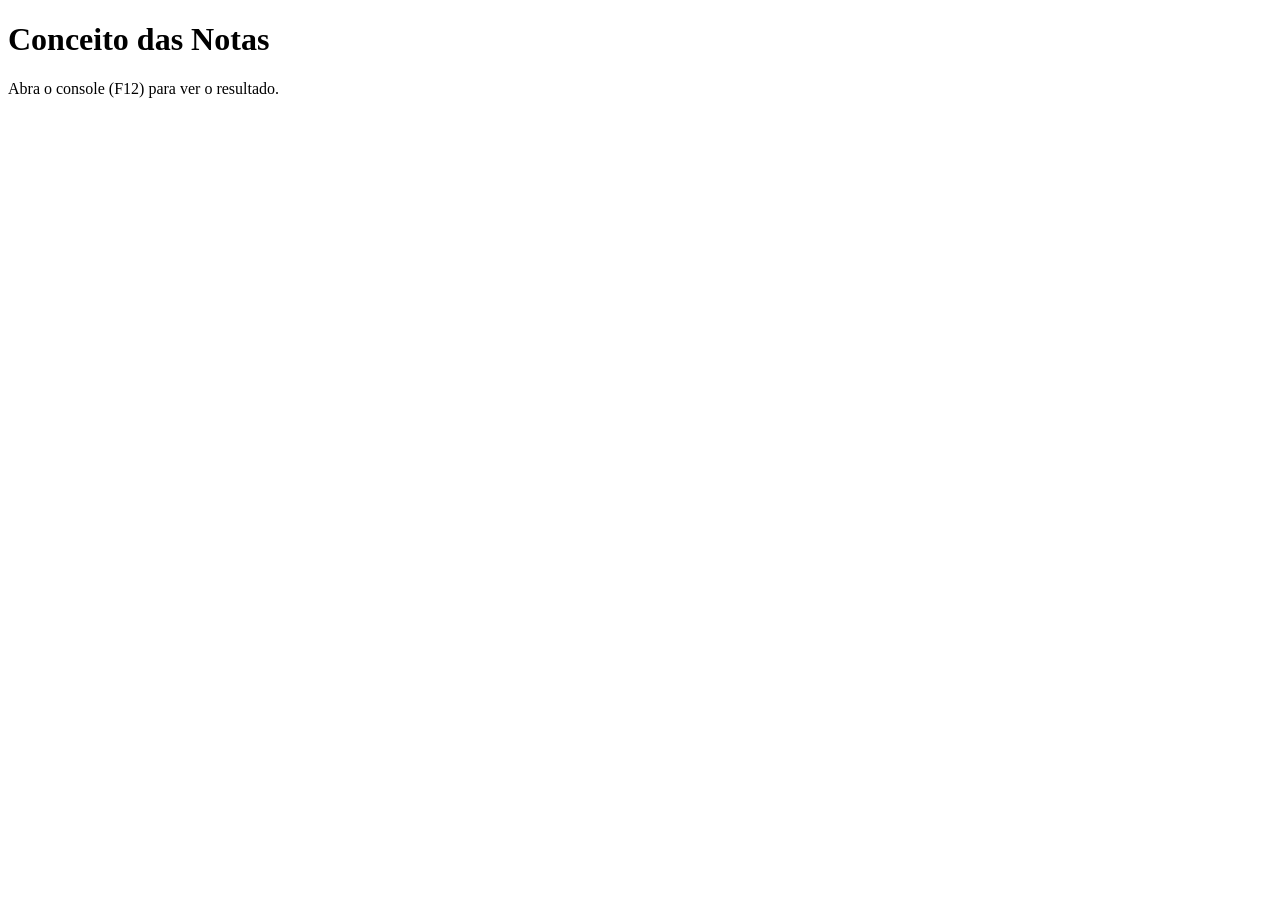
<file: D2-conceito-notas/index.html>
<!DOCTYPE html>
<html lang="pt-BR">
  <head>
    <meta charset="UTF-8" />
    <meta name="viewport" content="width=device-width, initial-scale=1.0" />
    <title>Conceitos</title>
  </head>
  <body>
    <h1>Conceito das Notas</h1>
    <p>Abra o console (F12) para ver o resultado.</p>
    <script src="script.js"></script>
  </body>
</html>
</file>
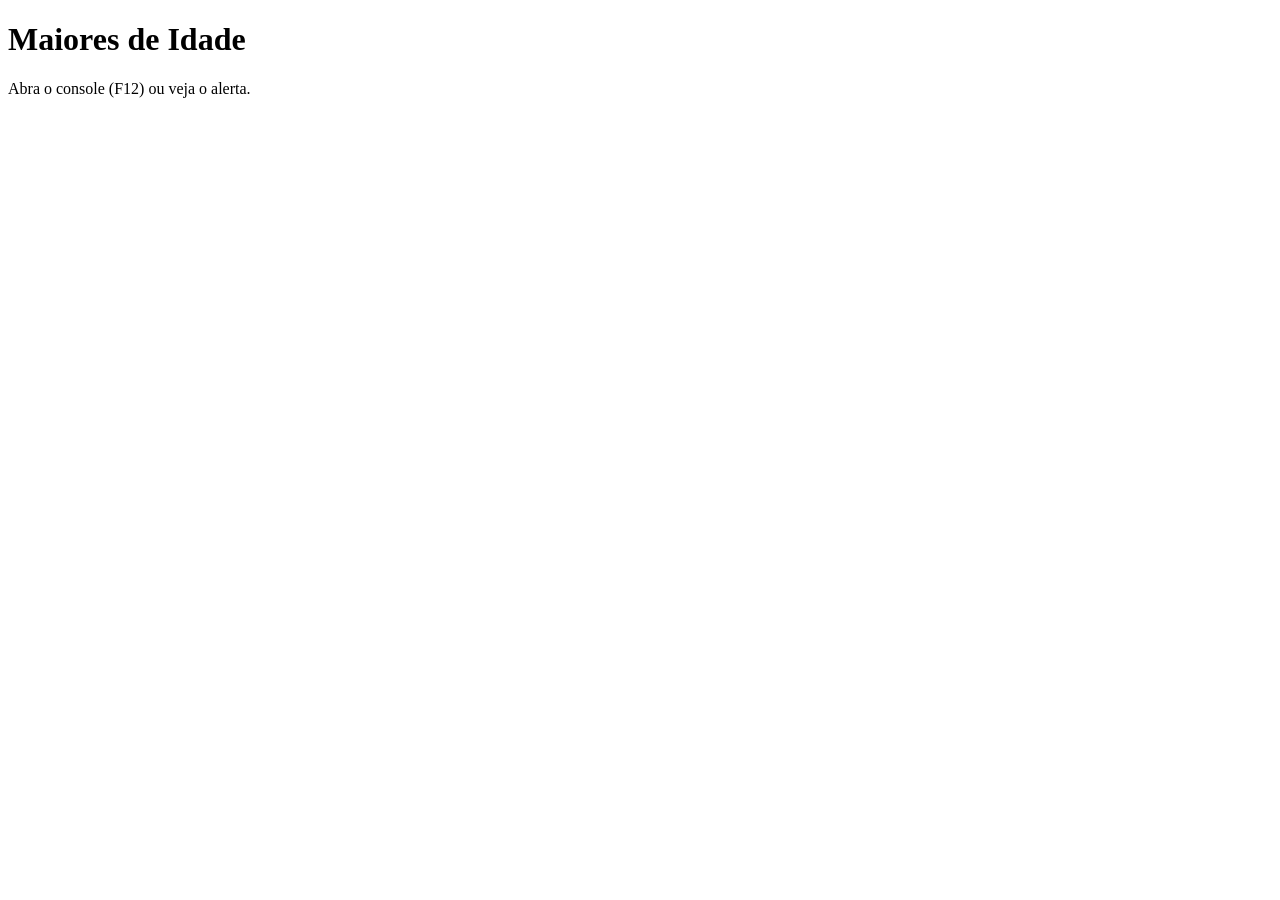
<file: D2-Nomes-em-maiúsculas-e-filtragem-de-idade/index.html>
<!DOCTYPE html>
<html lang="pt-BR">
<head>
  <meta charset="UTF-8">
  <meta name="viewport" content="width=device-width, initial-scale=1.0">
  <title>Maiores de Idade</title>
</head>
<body>
  <h1>Maiores de Idade</h1>
  <p>Abra o console (F12) ou veja o alerta.</p>
  <script src="script.js"></script>
</body>
</html>
</file>
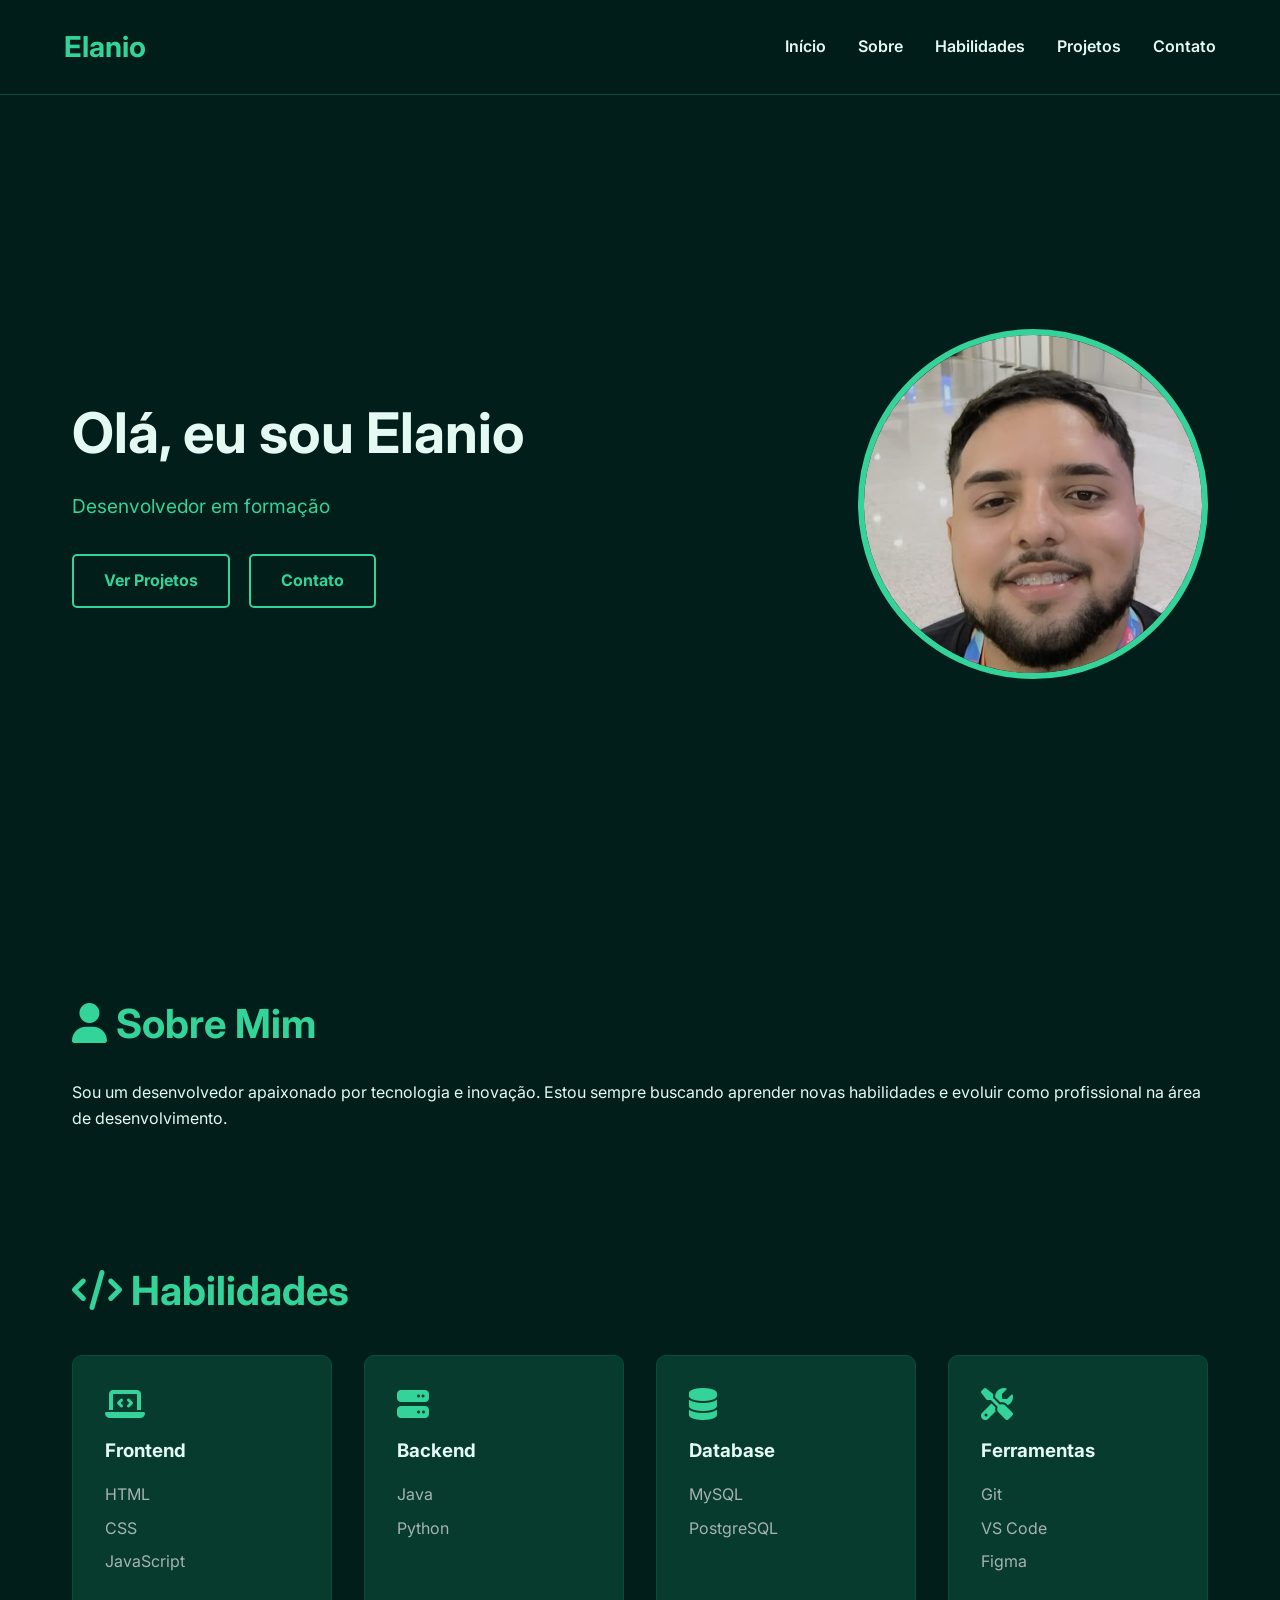
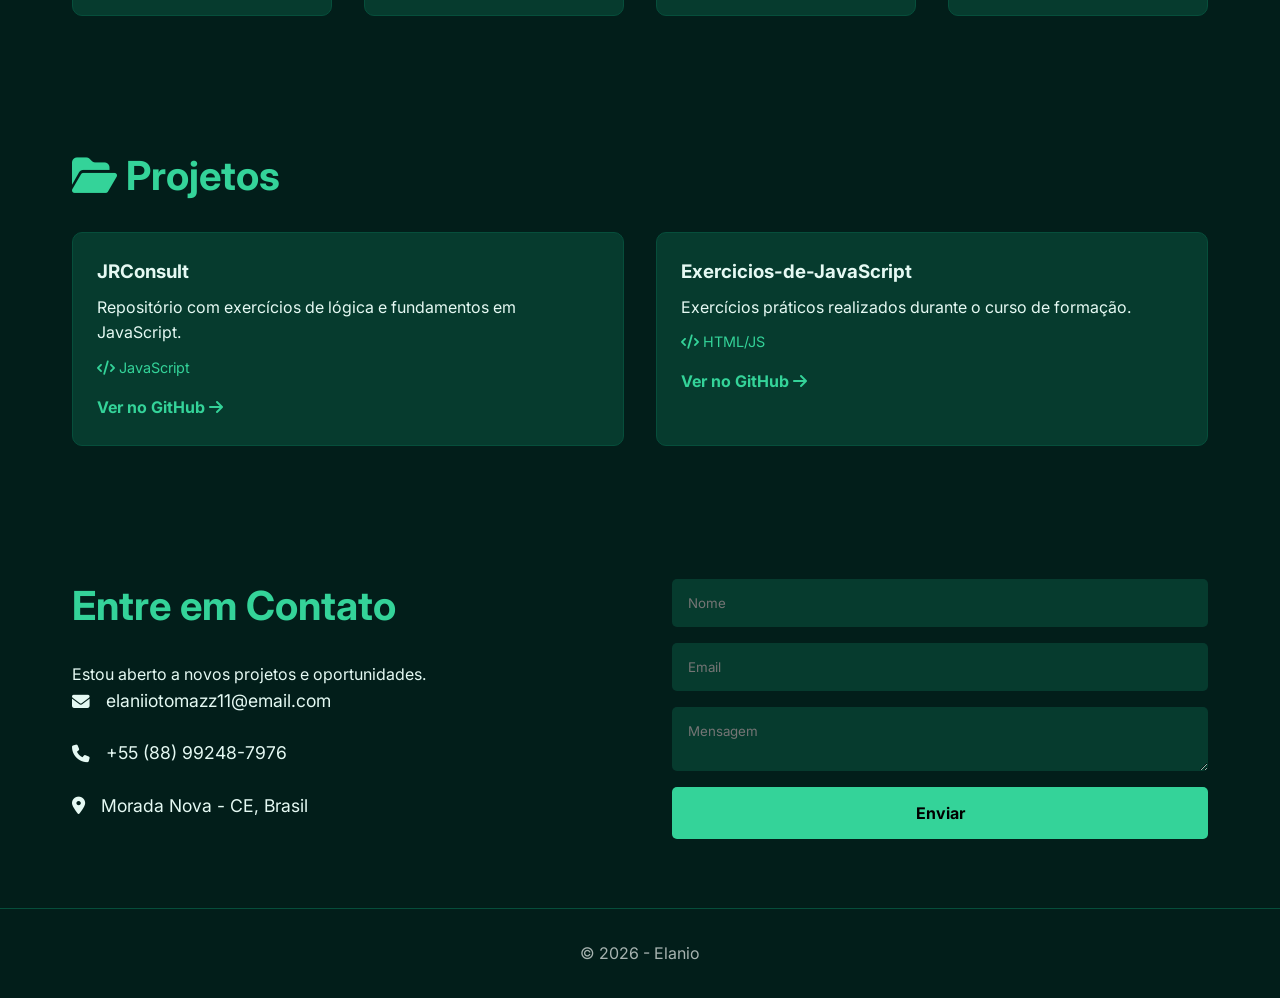
<file: Portfólio - Elanio/index.html>
<!DOCTYPE html>
<html lang="pt-br">
<head>
    <meta charset="UTF-8" />
    <meta name="viewport" content="width=device-width, initial-scale=1.0" />
    <title>Meu Portfólio - Elanio</title>
    <link rel="preconnect" href="https://fonts.googleapis.com" />
    <link rel="preconnect" href="https://fonts.gstatic.com" crossorigin />
    <link href="https://fonts.googleapis.com/css2?family=Inter:wght@400;600;700&display=swap" rel="stylesheet" />
    <link rel="stylesheet" href="https://cdnjs.cloudflare.com/ajax/libs/font-awesome/6.5.1/css/all.min.css" />
    <link rel="stylesheet" href="style.css" />
</head>
<body>
    <header>
        <div class="header-container">
            <h1>Elanio</h1>
            <nav>
                <ul>
                    <li><a href="#home">Início</a></li>
                    <li><a href="#sobre">Sobre</a></li>
                    <li><a href="#habilidades">Habilidades</a></li>
                    <li><a href="#projetos">Projetos</a></li>
                    <li><a href="#contato">Contato</a></li>
                </ul>
            </nav>
        </div>
    </header>

    <main>
        <section id="home">
            <div class="hero">
                <div class="hero-text">
                    <h2>Olá, eu sou Elanio</h2>
                    <p>Desenvolvedor em formação</p>
                    <div class="hero-buttons">
                        <a href="#projetos" class="btn-projeto">Ver Projetos</a>
                        <a href="#contato" class="btn-contato">Contato</a>
                    </div>
                </div>
                <div class="hero-image">
                    <img src="foto.png" alt="Elanio" />
                </div>
            </div>
        </section>

        <section id="sobre">
            <div class="container">
                <h2><i class="fa-solid fa-user"></i> Sobre Mim</h2>
                <p>
                    Sou um desenvolvedor apaixonado por tecnologia e inovação. Estou
                    sempre buscando aprender novas habilidades e evoluir como
                    profissional na área de desenvolvimento.
                </p>
            </div>
        </section>

        <section id="habilidades">
            <div class="container">
                <h2><i class="fa-solid fa-code"></i> Habilidades</h2>
                <div class="skills-grid">
                    <div class="skill-card">
                        <i class="fa-solid fa-laptop-code"></i>
                        <h3>Frontend</h3>
                        <ul>
                            <li>HTML</li>
                            <li>CSS</li>
                            <li>JavaScript</li>
                        </ul>
                    </div>
                    <div class="skill-card">
                        <i class="fa-solid fa-server"></i>
                        <h3>Backend</h3>
                        <ul>
                            <li>Java</li>
                            <li>Python</li>
                        </ul>
                    </div>
                    <div class="skill-card">
                        <i class="fa-solid fa-database"></i>
                        <h3>Database</h3>
                        <ul>
                            <li>MySQL</li>
                            <li>PostgreSQL</li>
                        </ul>
                    </div>
                    <div class="skill-card">
                        <i class="fa-solid fa-screwdriver-wrench"></i>
                        <h3>Ferramentas</h3>
                        <ul>
                            <li>Git</li>
                            <li>VS Code</li>
                            <li>Figma</li>
                        </ul>
                    </div>
                </div>
            </div>
        </section>

        <section id="projetos">
            <div class="container">
                <h2><i class="fa-solid fa-folder-open"></i> Projetos</h2>
                <div id="lista-projetos"></div>
            </div>
        </section>

        <section id="contato">
            <div class="container contato">
                <div>
                    <h2>Entre em Contato</h2>
                    <p>Estou aberto a novos projetos e oportunidades.</p>
                    <div class="info-item">
                        <i class="fa-solid fa-envelope"></i>
                        <span>elaniiotomazz11@email.com</span>
                    </div>
                    <div class="info-item">
                        <i class="fa-solid fa-phone"></i>
                        <span>+55 (88) 99248-7976</span>
                    </div>
                    <div class="info-item">
                        <i class="fa-solid fa-location-dot"></i>
                        <span>Morada Nova - CE, Brasil</span>
                    </div>
                </div>
                <form class="contato-form">
                    <input type="text" placeholder="Nome" required />
                    <input type="email" placeholder="Email" required />
                    <textarea placeholder="Mensagem" required></textarea>
                    <button type="submit">Enviar</button>
                </form>
            </div>
        </section>
    </main>

    <footer>
        <p>© 2026 - Elanio</p>
    </footer>

    <script src="script.js"></script>
</body>
</html>
</file>
<file: Portfólio - Elanio/style.css>
:root {
  --green-main: #34d399;
  --green-dark: #064e3b;
  --bg-dark: #021e1a;
  --card-dark: #063b2e;
  --text-light: #e5f9f3;
  --text-gray: #a7b3b0;
}

* {
  margin: 0;
  padding: 0;
  box-sizing: border-box;
  font-family: 'Inter', sans-serif;
  text-decoration: none;
}

html {
  scroll-behavior: smooth;
}

body {
  background-color: var(--bg-dark);
  color: var(--text-light);
  line-height: 1.6;
}

header {
  position: fixed;
  width: 100%;
  top: 0;
  background-color: rgba(2, 30, 26, 0.95);
  padding: 1.5rem 5%;
  z-index: 1000;
  border-bottom: 1px solid var(--green-dark);
}

.header-container {
  display: flex;
  justify-content: space-between;
  align-items: center;
  max-width: 1200px;
  margin: 0 auto;
}

header h1 {
  color: var(--green-main);
  font-size: 1.8rem;
}

nav ul {
  display: flex;
  list-style: none;
  gap: 2rem;
}

nav a {
  color: var(--text-light);
  font-weight: 600;
  transition: 0.3s;
}

nav a:hover {
  color: var(--green-main);
}

.container {
  max-width: 1200px;
  margin: 0 auto;
  padding: 0 2rem;
}

main {
  padding-top: 80px;
}

section {
  padding: 4rem 0;
}

h2 {
  font-size: 2.5rem;
  margin-bottom: 1.5rem;
  color: var(--green-main);
}

.hero {
  min-height: 80vh;
  display: flex;
  justify-content: space-between;
  align-items: center;
  max-width: 1200px;
  margin: 0 auto;
  padding: 0 2rem;
}

.hero-text h2 {
  font-size: 3.5rem;
  color: var(--text-light);
  line-height: 1.2;
}

.hero-text p {
  font-size: 1.2rem;
  color: var(--green-main);
  margin-bottom: 2rem;
}

.hero-buttons a {
  display: inline-block;
  padding: 12px 30px;
  margin-right: 15px;
  border: 2px solid var(--green-main);
  background: transparent;
  color: var(--green-main);
  border-radius: 5px;
  font-weight: bold;
  transition: 0.3s;
}

.hero-buttons a:hover {
  background: var(--green-main);
  color: var(--bg-dark);
}

.hero-image {
  width: 350px;
  height: 350px;
  border-radius: 50%;
  overflow: hidden;
  border: 6px solid var(--green-main);
  display: flex;
  justify-content: center;
  align-items: center;
}

.hero-image img {
  width: 100%;
  height: 100%;
  object-fit: cover;
  object-position: top;
}

.skills-grid {
  display: grid;
  grid-template-columns: repeat(auto-fit, minmax(250px, 1fr));
  gap: 2rem;
  margin-top: 2rem;
}

.skill-card {
  background: var(--card-dark);
  padding: 2rem;
  border-radius: 10px;
  border: 1px solid var(--green-dark);
  transition: transform 0.3s;
}

.skill-card:hover {
  transform: translateY(-5px);
  border-color: var(--green-main);
}

.skill-card i {
  font-size: 2rem;
  color: var(--green-main);
  margin-bottom: 1rem;
}

.skill-card ul {
  list-style: none;
  margin-top: 1rem;
}

.skill-card li {
  color: var(--text-gray);
  margin-bottom: 0.5rem;
}

#lista-projetos {
  display: grid;
  grid-template-columns: repeat(auto-fit, minmax(300px, 1fr));
  gap: 2rem;
}

.project-card {
  background: var(--card-dark);
  padding: 1.5rem;
  border-radius: 10px;
  border: 1px solid var(--green-dark);
}

.project-card h3 {
  color: var(--text-light);
  margin-bottom: 0.5rem;
}

.project-link {
  display: inline-block;
  margin-top: 1rem;
  color: var(--green-main);
  font-weight: bold;
}

.container.contato {
  display: grid;
  grid-template-columns: 1fr 1fr;
  gap: 4rem;
  align-items: center;
}

.info-item {
  display: flex;
  align-items: center;
  gap: 1rem;
  margin-bottom: 1.5rem;
  font-size: 1.1rem;
}

.contato-form {
  display: flex;
  flex-direction: column;
  gap: 1rem;
}

.contato-form input, 
.contato-form textarea {
  padding: 1rem;
  border-radius: 5px;
  border: none;
  background-color: var(--card-dark);
  color: white;
  font-family: 'Inter', sans-serif;
}

.contato-form button {
  padding: 1rem;
  background-color: var(--green-main);
  border: none;
  border-radius: 5px;
  font-weight: bold;
  cursor: pointer;
  font-size: 1rem;
}

footer {
  text-align: center;
  padding: 2rem;
  border-top: 1px solid var(--green-dark);
  color: var(--text-gray);
}
</file>
